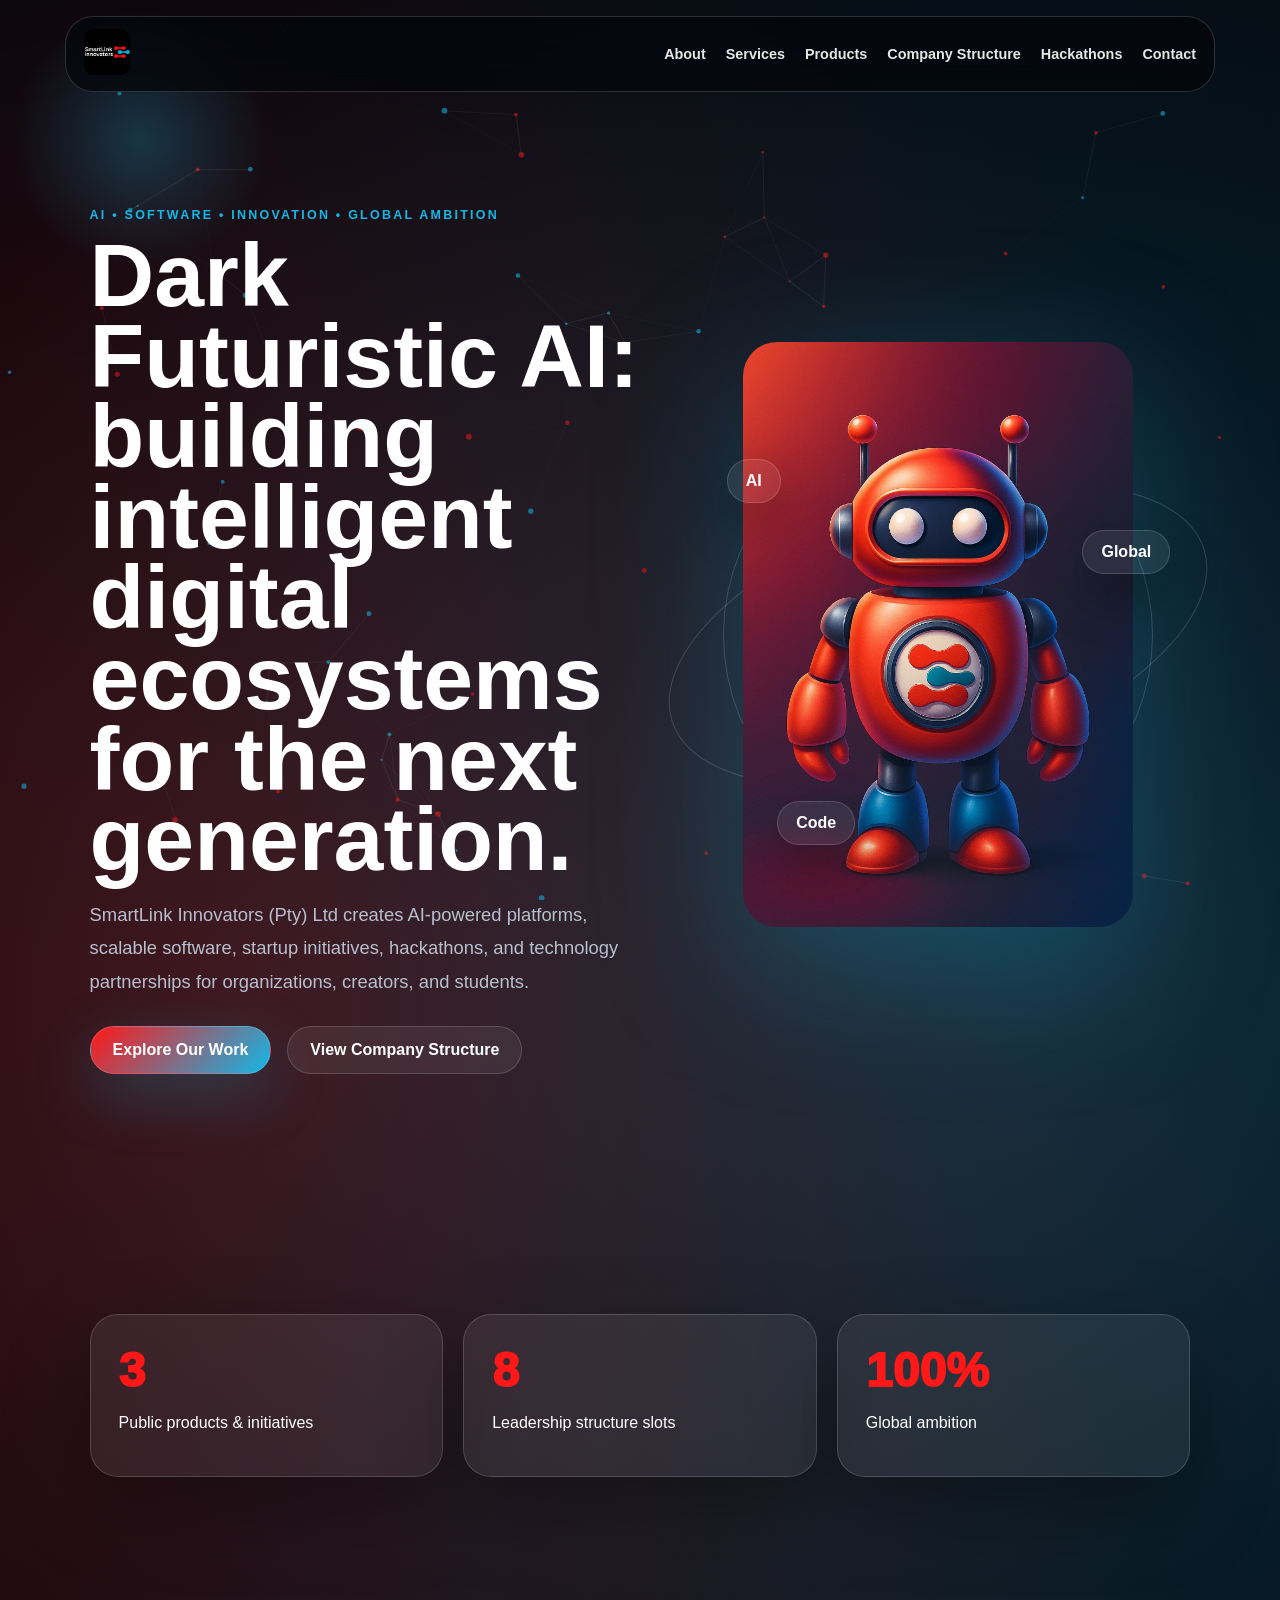
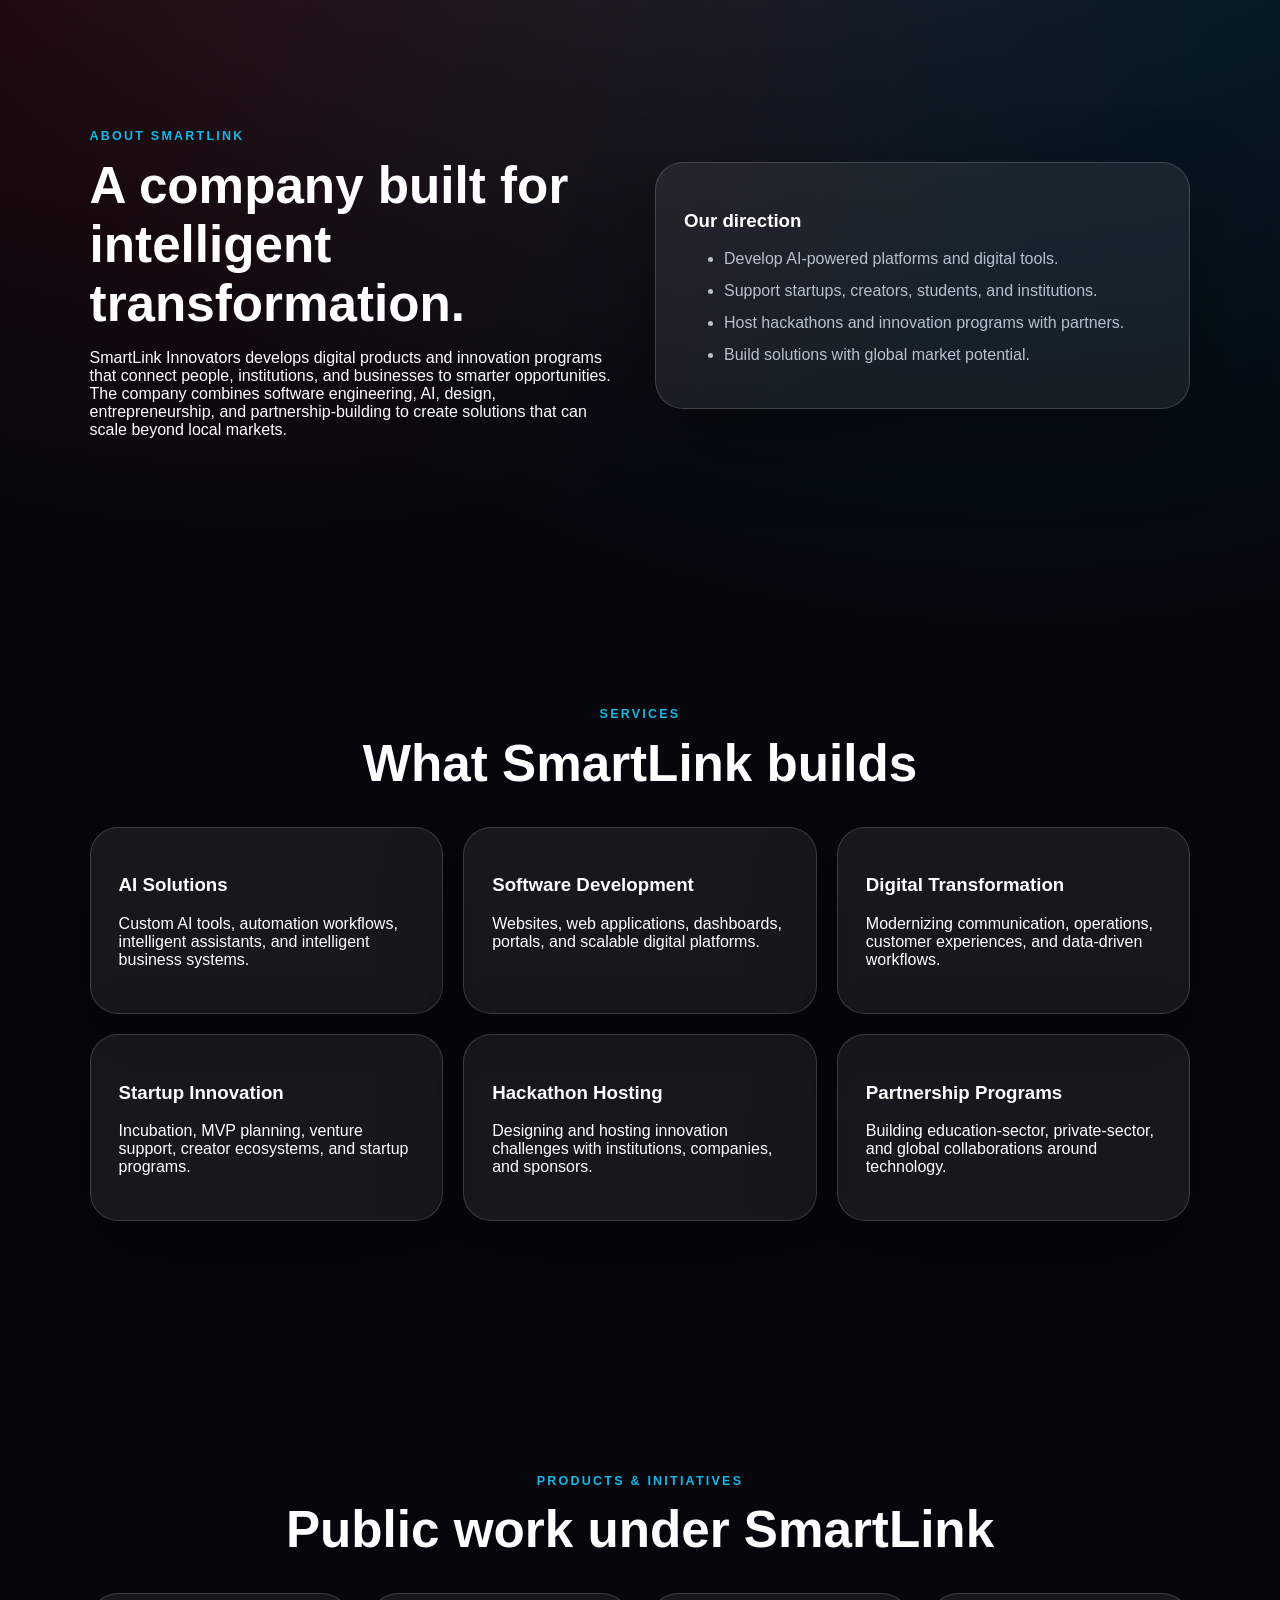
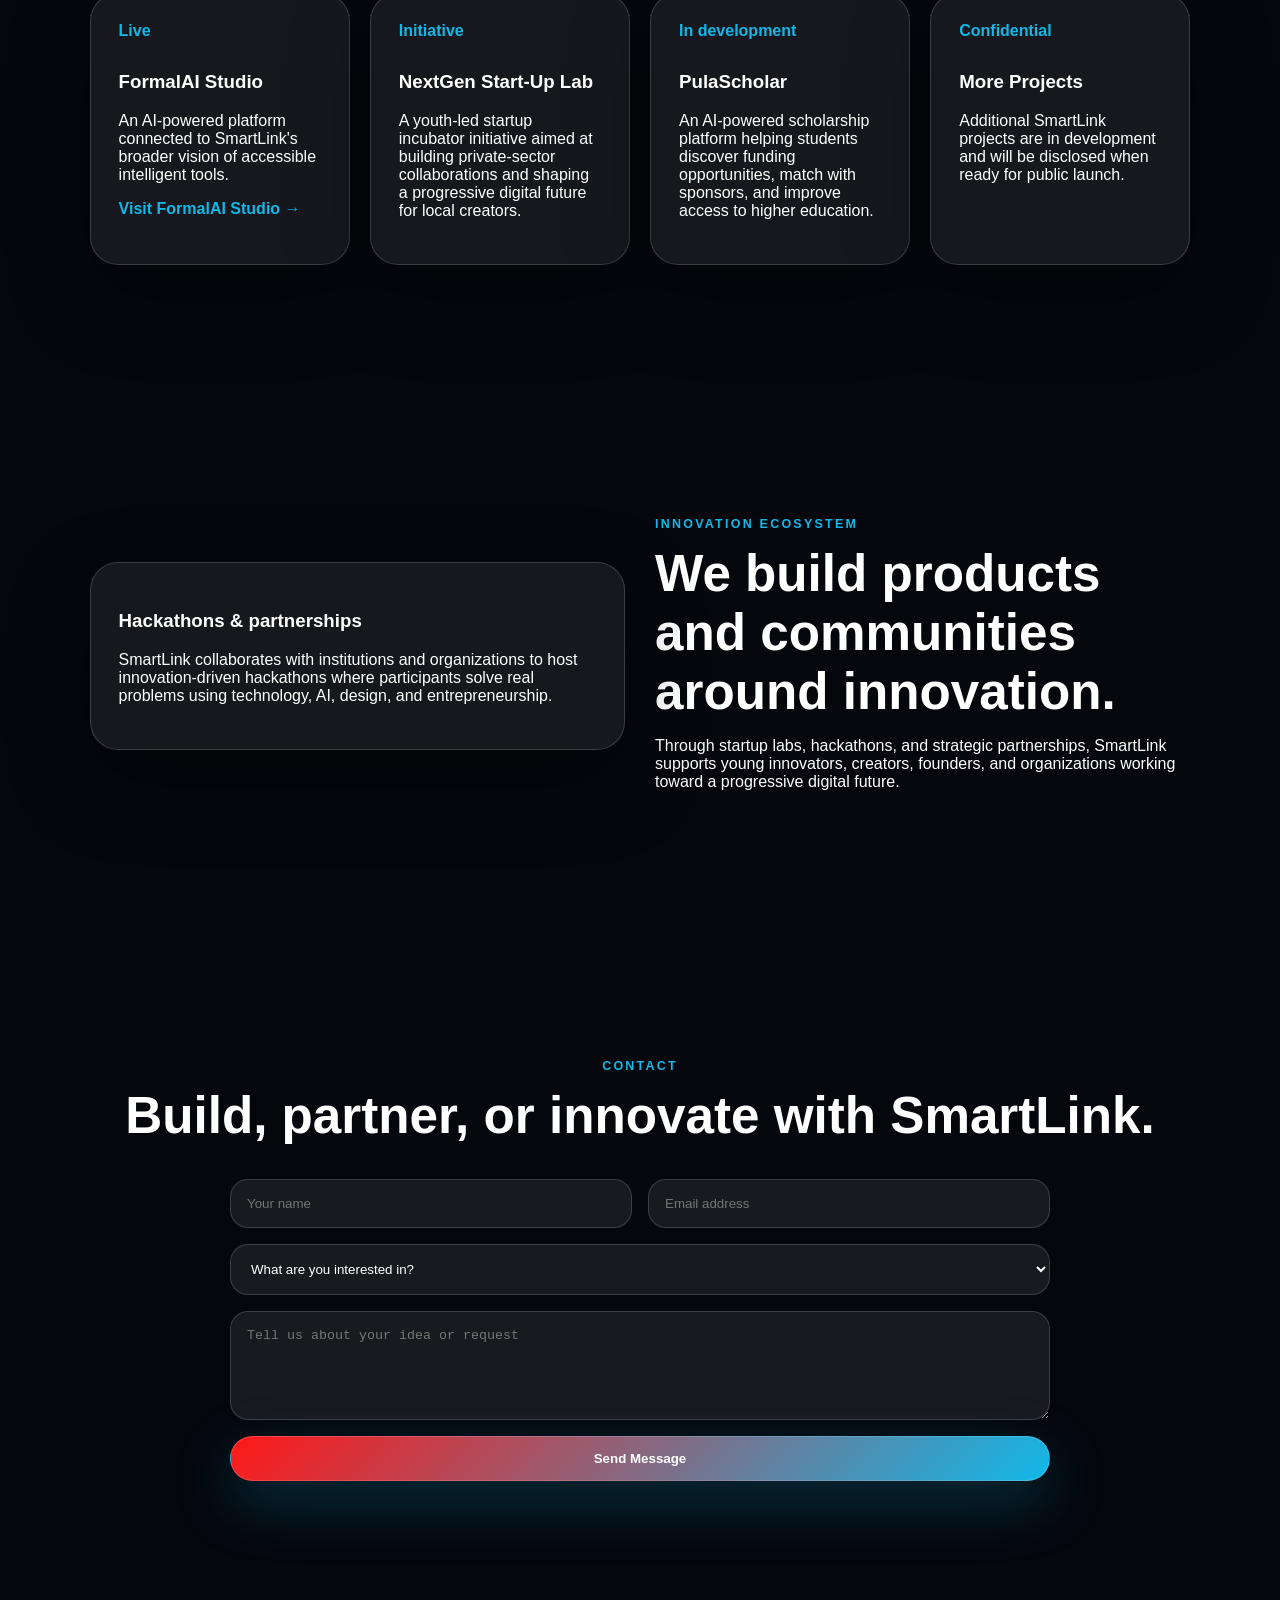
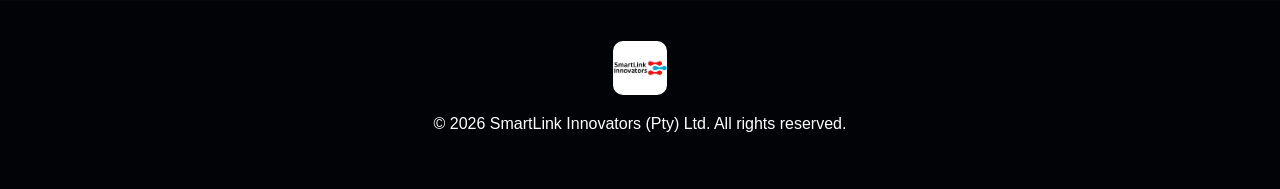
<file: index.html>
<!DOCTYPE html><html lang="en"><head><meta charset="UTF-8"><meta name="viewport" content="width=device-width, initial-scale=1.0"><title>SmartLink Innovators | Dark Futuristic AI</title><meta name="description" content="SmartLink Innovators (Pty) Ltd official technology company website concept."><link rel="stylesheet" href="css/style.css"></head><body class="theme-dark"><div class="cursor-glow"></div><canvas id="particleCanvas"></canvas><header class="site-header"><a class="brand" href="index.html"><img src="assets/images/smartlink-logo-black.jpeg" alt="SmartLink Innovators logo"></a><button class="nav-toggle">☰</button><nav class="main-nav"><a href="#about">About</a><a href="#services">Services</a><a href="#products">Products</a><a href="company-structure.html">Company Structure</a><a href="#hackathons">Hackathons</a><a href="#contact">Contact</a></nav></header><main><section class="hero section"><div class="hero-content reveal"><p class="eyebrow">AI • Software • Innovation • Global Ambition</p><h1>Dark Futuristic AI: building intelligent digital ecosystems for the next generation.</h1><p class="hero-text">SmartLink Innovators (Pty) Ltd creates AI-powered platforms, scalable software, startup initiatives, hackathons, and technology partnerships for organizations, creators, and students.</p><div class="hero-actions"><a class="btn btn-primary" href="#products">Explore Our Work</a><a class="btn btn-secondary" href="company-structure.html">View Company Structure</a></div></div><div class="hero-visual reveal"><div class="orbit-ring ring-one"></div><div class="orbit-ring ring-two"></div><img class="robot" src="assets/images/smartlink-robot.jpeg" alt="SmartLink robot mascot"><div class="floating-chip chip-ai">AI</div><div class="floating-chip chip-cloud">Global</div><div class="floating-chip chip-code">Code</div></div></section><section class="section stats-grid reveal"><div class="stat-card"><span data-count="3">0</span><p>Public products & initiatives</p></div><div class="stat-card"><span data-count="8">0</span><p>Leadership structure slots</p></div><div class="stat-card"><span data-count="100">0</span><p>Global ambition</p></div></section><section class="section split" id="about"><div class="section-copy reveal"><p class="eyebrow">About SmartLink</p><h2>A company built for intelligent transformation.</h2><p>SmartLink Innovators develops digital products and innovation programs that connect people, institutions, and businesses to smarter opportunities. The company combines software engineering, AI, design, entrepreneurship, and partnership-building to create solutions that can scale beyond local markets.</p></div><div class="glass-panel reveal"><h3>Our direction</h3><ul class="feature-list"><li>Develop AI-powered platforms and digital tools.</li><li>Support startups, creators, students, and institutions.</li><li>Host hackathons and innovation programs with partners.</li><li>Build solutions with global market potential.</li></ul></div></section>
<section class="section" id="services"><div class="section-heading reveal"><p class="eyebrow">Services</p><h2>What SmartLink builds</h2></div><div class="card-grid">
<article class="service-card reveal"><h3>AI Solutions</h3><p>Custom AI tools, automation workflows, intelligent assistants, and intelligent business systems.</p></article>
<article class="service-card reveal"><h3>Software Development</h3><p>Websites, web applications, dashboards, portals, and scalable digital platforms.</p></article>
<article class="service-card reveal"><h3>Digital Transformation</h3><p>Modernizing communication, operations, customer experiences, and data-driven workflows.</p></article>
<article class="service-card reveal"><h3>Startup Innovation</h3><p>Incubation, MVP planning, venture support, creator ecosystems, and startup programs.</p></article>
<article class="service-card reveal"><h3>Hackathon Hosting</h3><p>Designing and hosting innovation challenges with institutions, companies, and sponsors.</p></article>
<article class="service-card reveal"><h3>Partnership Programs</h3><p>Building education-sector, private-sector, and global collaborations around technology.</p></article>
</div></section>
<section class="section" id="products"><div class="section-heading reveal"><p class="eyebrow">Products & Initiatives</p><h2>Public work under SmartLink</h2></div><div class="product-timeline">
<article class="product-card reveal"><span>Live</span><h3>FormalAI Studio</h3><p>An AI-powered platform connected to SmartLink's broader vision of accessible intelligent tools.</p><a href="https://formalai.studio/" target="_blank" rel="noopener">Visit FormalAI Studio →</a></article>
<article class="product-card reveal"><span>Initiative</span><h3>NextGen Start-Up Lab</h3><p>A youth-led startup incubator initiative aimed at building private-sector collaborations and shaping a progressive digital future for local creators.</p></article>
<article class="product-card reveal"><span>In development</span><h3>PulaScholar</h3><p>An AI-powered scholarship platform helping students discover funding opportunities, match with sponsors, and improve access to higher education.</p></article>
<article class="product-card reveal locked"><span>Confidential</span><h3>More Projects</h3><p>Additional SmartLink projects are in development and will be disclosed when ready for public launch.</p></article>
</div></section>
<section class="section split" id="hackathons"><div class="glass-panel reveal"><h3>Hackathons & partnerships</h3><p>SmartLink collaborates with institutions and organizations to host innovation-driven hackathons where participants solve real problems using technology, AI, design, and entrepreneurship.</p></div><div class="section-copy reveal"><p class="eyebrow">Innovation Ecosystem</p><h2>We build products and communities around innovation.</h2><p>Through startup labs, hackathons, and strategic partnerships, SmartLink supports young innovators, creators, founders, and organizations working toward a progressive digital future.</p></div></section>
<section class="section contact-section" id="contact"><div class="section-heading reveal"><p class="eyebrow">Contact</p><h2>Build, partner, or innovate with SmartLink.</h2></div><form class="contact-form reveal"><div class="form-row"><input type="text" placeholder="Your name"><input type="email" placeholder="Email address"></div><select><option>What are you interested in?</option><option>Partnership</option><option>Software Development</option><option>AI Solution</option><option>Hackathon Collaboration</option></select><textarea rows="5" placeholder="Tell us about your idea or request"></textarea><button class="btn btn-primary" type="button">Send Message</button></form></section>
</main><footer class="site-footer"><img src="assets/images/smartlink-logo-white.jpeg"><p>© <span id="year"></span> SmartLink Innovators (Pty) Ltd. All rights reserved.</p></footer><script src="js/script.js"></script></body></html>
</file>
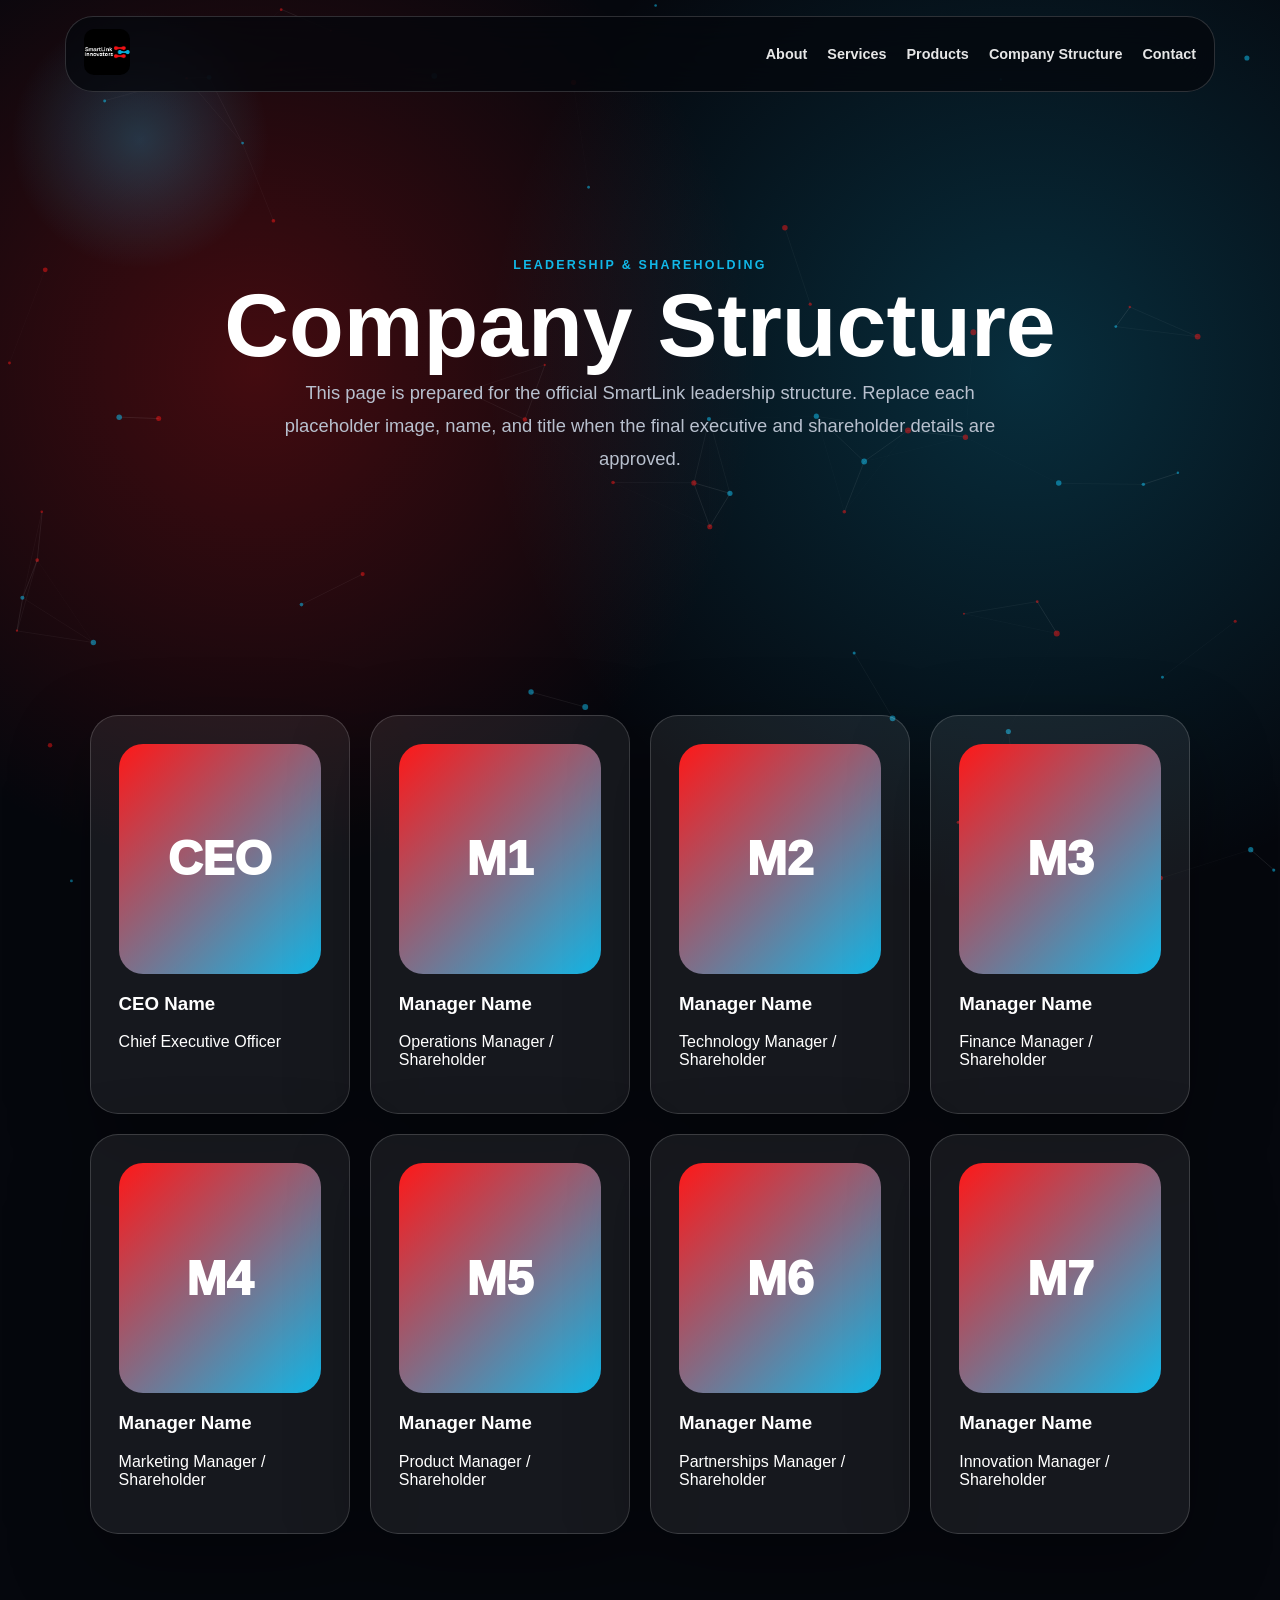
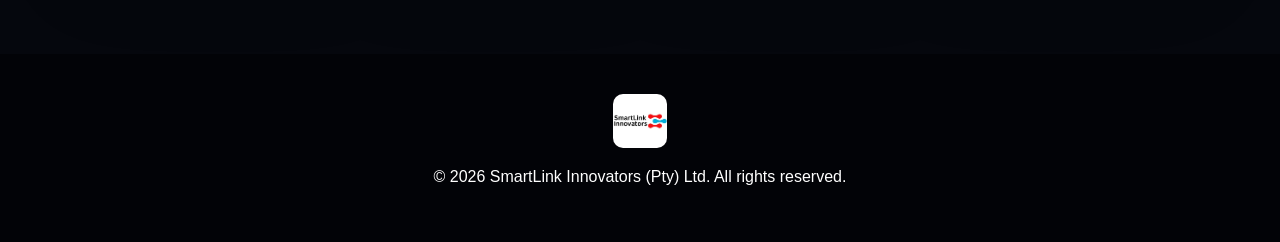
<file: company-structure.html>
<!DOCTYPE html><html lang="en"><head><meta charset="UTF-8"><meta name="viewport" content="width=device-width, initial-scale=1.0"><title>Company Structure | SmartLink Innovators</title><link rel="stylesheet" href="css/style.css"></head><body class="theme-dark"><div class="cursor-glow"></div><canvas id="particleCanvas"></canvas><header class="site-header"><a class="brand" href="index.html"><img src="assets/images/smartlink-logo-black.jpeg" alt="SmartLink Innovators logo"></a><button class="nav-toggle">☰</button><nav class="main-nav"><a href="index.html#about">About</a><a href="index.html#services">Services</a><a href="index.html#products">Products</a><a href="company-structure.html">Company Structure</a><a href="index.html#contact">Contact</a></nav></header><main><section class="section page-hero"><p class="eyebrow reveal">Leadership & Shareholding</p><h1 class="reveal">Company Structure</h1><p class="hero-text reveal">This page is prepared for the official SmartLink leadership structure. Replace each placeholder image, name, and title when the final executive and shareholder details are approved.</p></section><section class="section team-grid"><article class="person-card reveal"><div class="avatar-placeholder"><span>CEO</span></div><h3>CEO Name</h3><p>Chief Executive Officer</p></article><article class="person-card reveal"><div class="avatar-placeholder"><span>M1</span></div><h3>Manager Name</h3><p>Operations Manager / Shareholder</p></article><article class="person-card reveal"><div class="avatar-placeholder"><span>M2</span></div><h3>Manager Name</h3><p>Technology Manager / Shareholder</p></article><article class="person-card reveal"><div class="avatar-placeholder"><span>M3</span></div><h3>Manager Name</h3><p>Finance Manager / Shareholder</p></article><article class="person-card reveal"><div class="avatar-placeholder"><span>M4</span></div><h3>Manager Name</h3><p>Marketing Manager / Shareholder</p></article><article class="person-card reveal"><div class="avatar-placeholder"><span>M5</span></div><h3>Manager Name</h3><p>Product Manager / Shareholder</p></article><article class="person-card reveal"><div class="avatar-placeholder"><span>M6</span></div><h3>Manager Name</h3><p>Partnerships Manager / Shareholder</p></article><article class="person-card reveal"><div class="avatar-placeholder"><span>M7</span></div><h3>Manager Name</h3><p>Innovation Manager / Shareholder</p></article></section></main><footer class="site-footer"><img src="assets/images/smartlink-logo-white.jpeg"><p>© <span id="year"></span> SmartLink Innovators (Pty) Ltd. All rights reserved.</p></footer><script src="js/script.js"></script></body></html>
</file>
<file: css/style.css>
:root{--bg:#05070d;--text:#fff;--muted:#b8c0ce;--red:#ff1818;--cyan:#11b8e8;--card:rgba(255,255,255,.07);--line:rgba(255,255,255,.16);--header:rgba(5,7,13,.76);--input:rgba(255,255,255,.08);--footer:#020307;--shadow:rgba(0,0,0,.35);--glow:rgba(17,184,232,.25);--cursor:rgba(17,184,232,.25)}body{background:radial-gradient(circle at 80% 20%,rgba(17,184,232,.22),transparent 30%),radial-gradient(circle at 20% 20%,rgba(255,24,24,.25),transparent 28%),var(--bg);color:var(--text)}

*{box-sizing:border-box}html{scroll-behavior:smooth}body{margin:0;font-family:Inter,Segoe UI,Arial,sans-serif;overflow-x:hidden}a{text-decoration:none;color:inherit}img{max-width:100%}.site-header{position:fixed;top:16px;left:50%;transform:translateX(-50%);width:min(1150px,92%);z-index:20;display:flex;align-items:center;justify-content:space-between;padding:12px 18px;border-radius:28px;backdrop-filter:blur(20px);border:1px solid var(--line);background:var(--header)}.brand img{height:46px;border-radius:10px}.main-nav{display:flex;gap:20px}.main-nav a{font-weight:700;font-size:.9rem;opacity:.9}.nav-toggle{display:none}.section{padding:120px 7vw;position:relative}.hero{min-height:100vh;display:grid;grid-template-columns:1.05fr .95fr;align-items:center;gap:40px}.eyebrow{color:var(--cyan);font-weight:900;letter-spacing:.18em;text-transform:uppercase;font-size:.78rem}.hero h1,.page-hero h1{font-size:clamp(2.8rem,7vw,6.6rem);line-height:.9;margin:10px 0}.hero-text{font-size:1.15rem;line-height:1.8;max-width:760px;color:var(--muted)}.hero-actions{display:flex;gap:16px;flex-wrap:wrap;margin-top:28px}.btn{border-radius:999px;padding:14px 22px;font-weight:900;border:1px solid var(--line);transition:.35s}.btn:hover{transform:translateY(-5px) scale(1.03)}.btn-primary{background:linear-gradient(135deg,var(--red),var(--cyan));color:white;box-shadow:0 20px 60px var(--glow)}.btn-secondary{background:var(--card)}.hero-visual{min-height:520px;display:grid;place-items:center;position:relative}.robot{width:min(390px,80%);border-radius:34px;filter:drop-shadow(0 40px 70px var(--glow));animation:float 5s ease-in-out infinite}.orbit-ring{position:absolute;border:1px solid var(--line);border-radius:50%;animation:spin 16s linear infinite}.ring-one{width:430px;height:430px}.ring-two{width:560px;height:260px;transform:rotate(-18deg);animation-duration:22s}.floating-chip{position:absolute;background:var(--card);border:1px solid var(--line);border-radius:999px;padding:12px 18px;font-weight:900;box-shadow:0 20px 50px var(--shadow);animation:float 4s ease-in-out infinite}.chip-ai{top:20%;left:8%}.chip-cloud{right:4%;top:32%;animation-delay:.7s}.chip-code{bottom:14%;left:18%;animation-delay:1.2s}.stats-grid,.card-grid,.team-grid{display:grid;grid-template-columns:repeat(3,1fr);gap:20px}.stat-card,.service-card,.product-card,.glass-panel,.person-card{background:var(--card);border:1px solid var(--line);border-radius:28px;padding:28px;box-shadow:0 30px 80px var(--shadow);transition:.4s;position:relative;overflow:hidden}.service-card:hover,.product-card:hover,.person-card:hover,.stat-card:hover{transform:translateY(-10px);box-shadow:0 40px 100px var(--glow)}.stat-card span{font-size:3rem;font-weight:950;color:var(--red)}.split{display:grid;grid-template-columns:1fr 1fr;gap:30px;align-items:center}.section-heading{text-align:center;margin-bottom:34px}.section-heading h2,.section-copy h2{font-size:clamp(2rem,4vw,4rem);margin:0}.feature-list li{margin:14px 0;color:var(--muted)}.product-timeline{display:grid;grid-template-columns:repeat(4,1fr);gap:20px}.product-card span{display:inline-block;color:var(--cyan);font-weight:900;margin-bottom:12px}.product-card a{color:var(--cyan);font-weight:900}.contact-form{max-width:820px;margin:auto;display:grid;gap:16px}.form-row{display:grid;grid-template-columns:1fr 1fr;gap:16px}input,select,textarea{width:100%;padding:16px;border-radius:18px;background:var(--input);border:1px solid var(--line);color:var(--text)}.site-footer{text-align:center;padding:40px;background:var(--footer)}.site-footer img{height:54px;border-radius:10px}.cursor-glow{position:fixed;width:280px;height:280px;border-radius:50%;background:radial-gradient(circle,var(--cursor),transparent 65%);pointer-events:none;z-index:1;mix-blend-mode:screen}#particleCanvas{position:fixed;inset:0;z-index:0;pointer-events:none}.site-header,main,footer{position:relative;z-index:2}.reveal{opacity:0;transform:translateY(30px);transition:1s}.reveal.visible{opacity:1;transform:none}.avatar-placeholder{height:230px;border-radius:24px;background:linear-gradient(135deg,var(--red),var(--cyan));display:grid;place-items:center;margin-bottom:18px}.avatar-placeholder span{font-size:3rem;font-weight:950;color:white}.page-hero{padding-top:170px;text-align:center}.page-hero .hero-text{margin:auto}.team-grid{grid-template-columns:repeat(4,1fr)}@keyframes float{0%,100%{transform:translateY(0)}50%{transform:translateY(-18px)}}@keyframes spin{from{rotate:0deg}to{rotate:360deg}}@media(max-width:850px){.hero,.split,.stats-grid,.card-grid,.product-timeline,.team-grid,.form-row{grid-template-columns:1fr}.main-nav{display:none;position:absolute;top:76px;right:0;left:0;background:var(--header);border-radius:24px;padding:20px;flex-direction:column}.main-nav.open{display:flex}.nav-toggle{display:block;background:transparent;color:var(--text);border:0;font-size:1.6rem}.section{padding:95px 6vw}.hero{padding-top:150px}.team-grid{grid-template-columns:1fr}}
</file>
